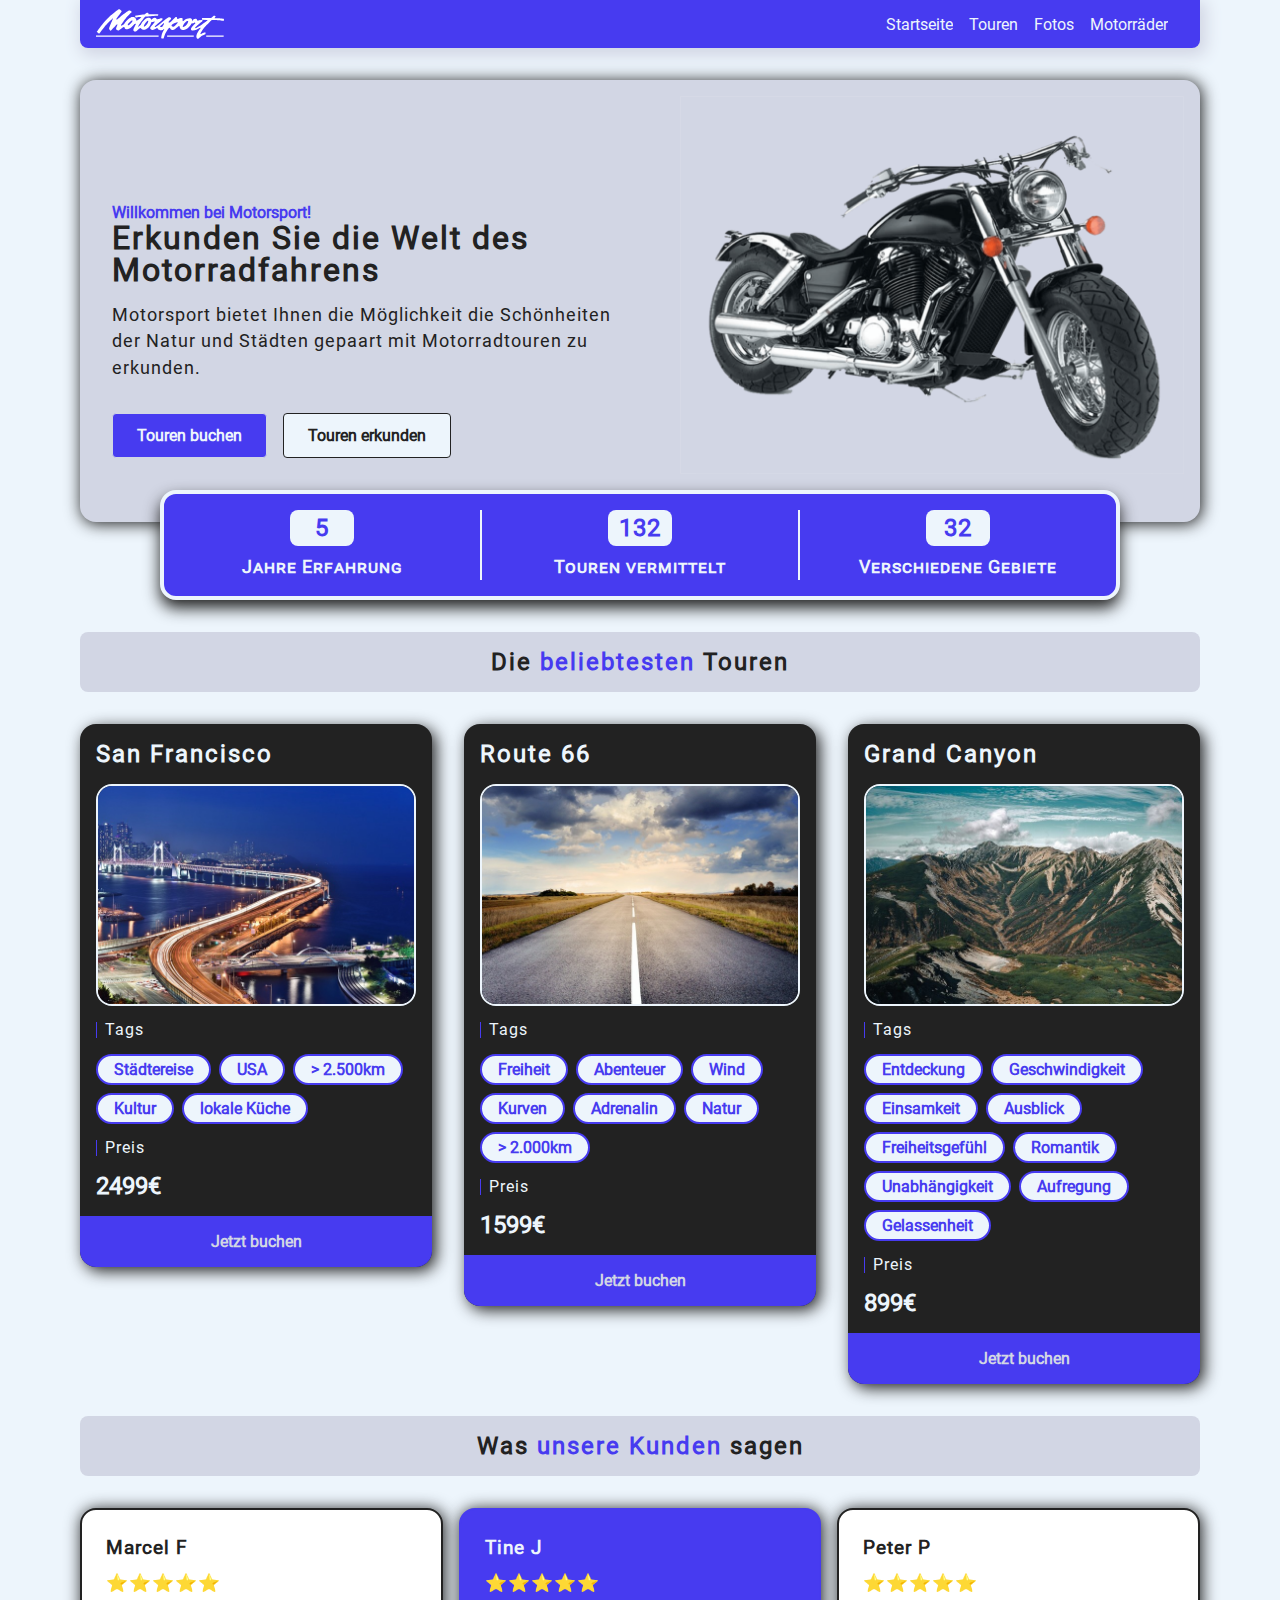
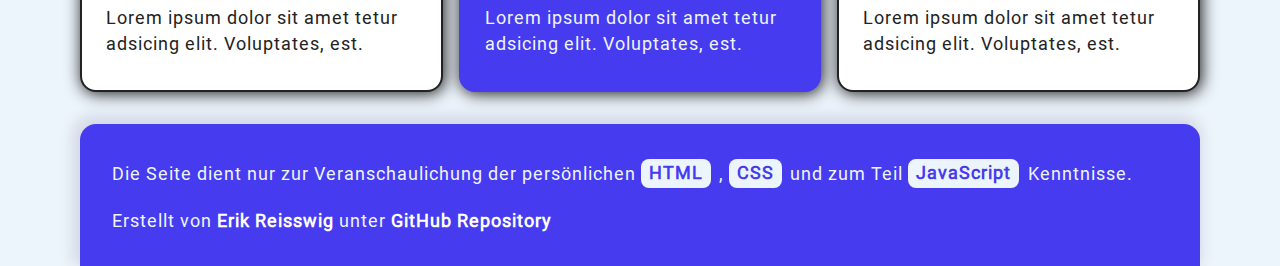
<file: src/index.html>
<!DOCTYPE html>
<html lang="de">
  <head>
    <meta charset="UTF-8" />
    <meta name="viewport" content="width=device-width, initial-scale=1.0" />
    <title>Motorsport</title>
    <link rel="stylesheet" href="./styles/index.css" />
    <link rel="stylesheet" href="./styles/header.css" />
    <link rel="stylesheet" href="./styles/index/index-section.css" />
    <link rel="stylesheet" href="./styles/index/index-main.css" />
    <link rel="stylesheet" href="./styles/footer.css" />
    <link rel="icon" href="./images/logo-smaller.svg" />
    <script src="./js/header.js" defer></script>
  </head>
  <body>
    <div class="container">
      <header>
        <a href="./index.html">
          <picture>
            <source
              media="(min-width: 60rem)"
              srcset="./images/logo-smaller.svg"
            />
            <img src="./images/logo-original.svg" alt="Logo" />
          </picture>
        </a>
        <div class="nav-icon">
          <div class="bar"></div>
          <div class="bar"></div>
          <div class="bar"></div>
        </div>
        <nav>
          <a href="./index.html">Startseite</a>
          <a href="./touren.html">Touren</a>
          <a href="./fotos.html">Fotos</a>
          <a href="./motorraeder.html">Motorräder</a>
        </nav>
      </header>
      <main>
        <div class="landing-container">
          <div class="image-container">
            <img src="./images/main640w.png" alt="Schwarzes Motorrad" />
          </div>
          <div class="text-container">
            <div class="header-text">
              <span>Willkommen bei Motorsport!</span>
              <h1>Erkunden Sie die Welt des Motorradfahrens</h1>
            </div>
            <p class="landing-text">
              Motorsport bietet Ihnen die Möglichkeit die Schönheiten der Natur
              und Städten gepaart mit Motorradtouren zu erkunden.
            </p>
            <div class="button-container">
              <a href="touren.html#predefined-tours" class="primary-btn btn">Touren buchen</a>
              <a href="fotos.html" class="secondary-btn btn">Touren erkunden</a>
            </div>
          </div>
        </div>
        <div class="statistiken">
          <h2 class="main-heading">Warum Sie <span>unsere Touren</span> buchen sollten</h2>
          <div class="statistik-container">
            <div class="single-statistik">
              <p class="statistik-number">5</p>
              <p class="statistik-text">Jahre Erfahrung</p>
            </div>
            <hr />
            <div class="single-statistik">
              <p class="statistik-number">132</p>
              <p class="statistik-text">Touren vermittelt</p>
            </div>
            <hr />
            <div class="single-statistik">
              <p class="statistik-number">32</p>
              <p class="statistik-text">Verschiedene Gebiete</p>
            </div>
          </div>
        </div>
        <div class="touren">
          <h2 class="main-heading">Die <span>beliebtesten</span> Touren</h2>
          <div class="touren-container">
            <div class="single-tour">
              <h2>San Francisco</h2>
              <img
                src="./images/touren-3-640w440h.jpg"
                alt="Stark beleuchtete Autobahnbrücke umhüllt von Wasser"
              />
              <div>
                <p>Tags</p>
                <div>
                  <span>Städtereise</span>
                  <span>USA</span>
                  <span>> 2.500km</span>
                  <span>Kultur</span>
                  <span>lokale Küche</span>
                </div>
                <p>Preis</p>
                <span>2499€</span>
              </div>
              <button type="button">Jetzt buchen</button>
            </div>
            <div class="single-tour">
              <h2>Route 66</h2>
              <img
                src="./images/touren-1-640w440h.jpg"
                alt="Landschaftsstraße mit Feldern an den Seiten und Sonnenschein im Himmel"
              />
              <div>
                <p>Tags</p>
                <div>
                  <span>Freiheit</span>
                  <span>Abenteuer</span>
                  <span>Wind</span>
                  <span>Kurven</span>
                  <span>Adrenalin</span>
                  <span>Natur</span>
                  <span>> 2.000km</span>
                </div>
                <p>Preis</p>
                <span>1599€</span>
              </div>
              <button type="button">Jetzt buchen</button>
            </div>
            <div class="single-tour">
              <h2>Grand Canyon</h2>
              <img
                src="./images/touren-2-640w440h.jpg"
                alt="Berge mit vielen grünen Aspekten und Wolken im Himmel"
              />
              <div>
                <p>Tags</p>
                <div>
                  <span>Entdeckung</span>
                  <span>Geschwindigkeit</span>
                  <span>Einsamkeit</span>
                  <span>Ausblick</span>
                  <span>Freiheitsgefühl</span>
                  <span>Romantik</span>
                  <span>Unabhängigkeit</span>
                  <span>Aufregung</span>
                  <span>Gelassenheit</span>
                </div>
                <p>Preis</p>
                <span>899€</span>
              </div>
              <button type="button">Jetzt buchen</button>
            </div>
          </div>
        </div>
        <div class="bewertungen">
          <h2 class="main-heading">Was <span>unsere Kunden</span> sagen</h2>
          <div class="bewertung-container">
            <div class="single-bewertung outline">
              <p class="bewertung-name">Marcel F</p>
              <p class="bewertung-stars">⭐⭐⭐⭐⭐</p>
              <p class="bewertung-text">
                Lorem ipsum dolor sit amet tetur adsicing elit. Voluptates, est.
              </p>
            </div>
            <div class="single-bewertung fill">
              <p class="bewertung-name">Tine J</p>
              <p class="bewertung-stars">⭐⭐⭐⭐⭐</p>
              <p class="bewertung-text">
                Lorem ipsum dolor sit amet tetur adsicing elit. Voluptates, est.
              </p>
            </div>
            <div class="single-bewertung outline">
              <p class="bewertung-name">Peter P</p>
              <p class="bewertung-stars">⭐⭐⭐⭐⭐</p>
              <p class="bewertung-text">
                Lorem ipsum dolor sit amet tetur adsicing elit. Voluptates, est.
              </p>
            </div>
          </div>
        </div>
      </main>
      <footer>
        <p>
          Die Seite dient nur zur Veranschaulichung der persönlichen
          <code>HTML</code> , <code>CSS</code> und zum Teil
          <code>JavaScript</code> Kenntnisse.
        </p>
        <p>
          Erstellt von
          <a href="https://github.com/erikrei">Erik Reisswig</a> unter
          <a href="https://github.com/erikrei/static_motorrad"
            >GitHub Repository</a
          >
        </p>
      </footer>
    </div>
  </body>
</html>
</file>
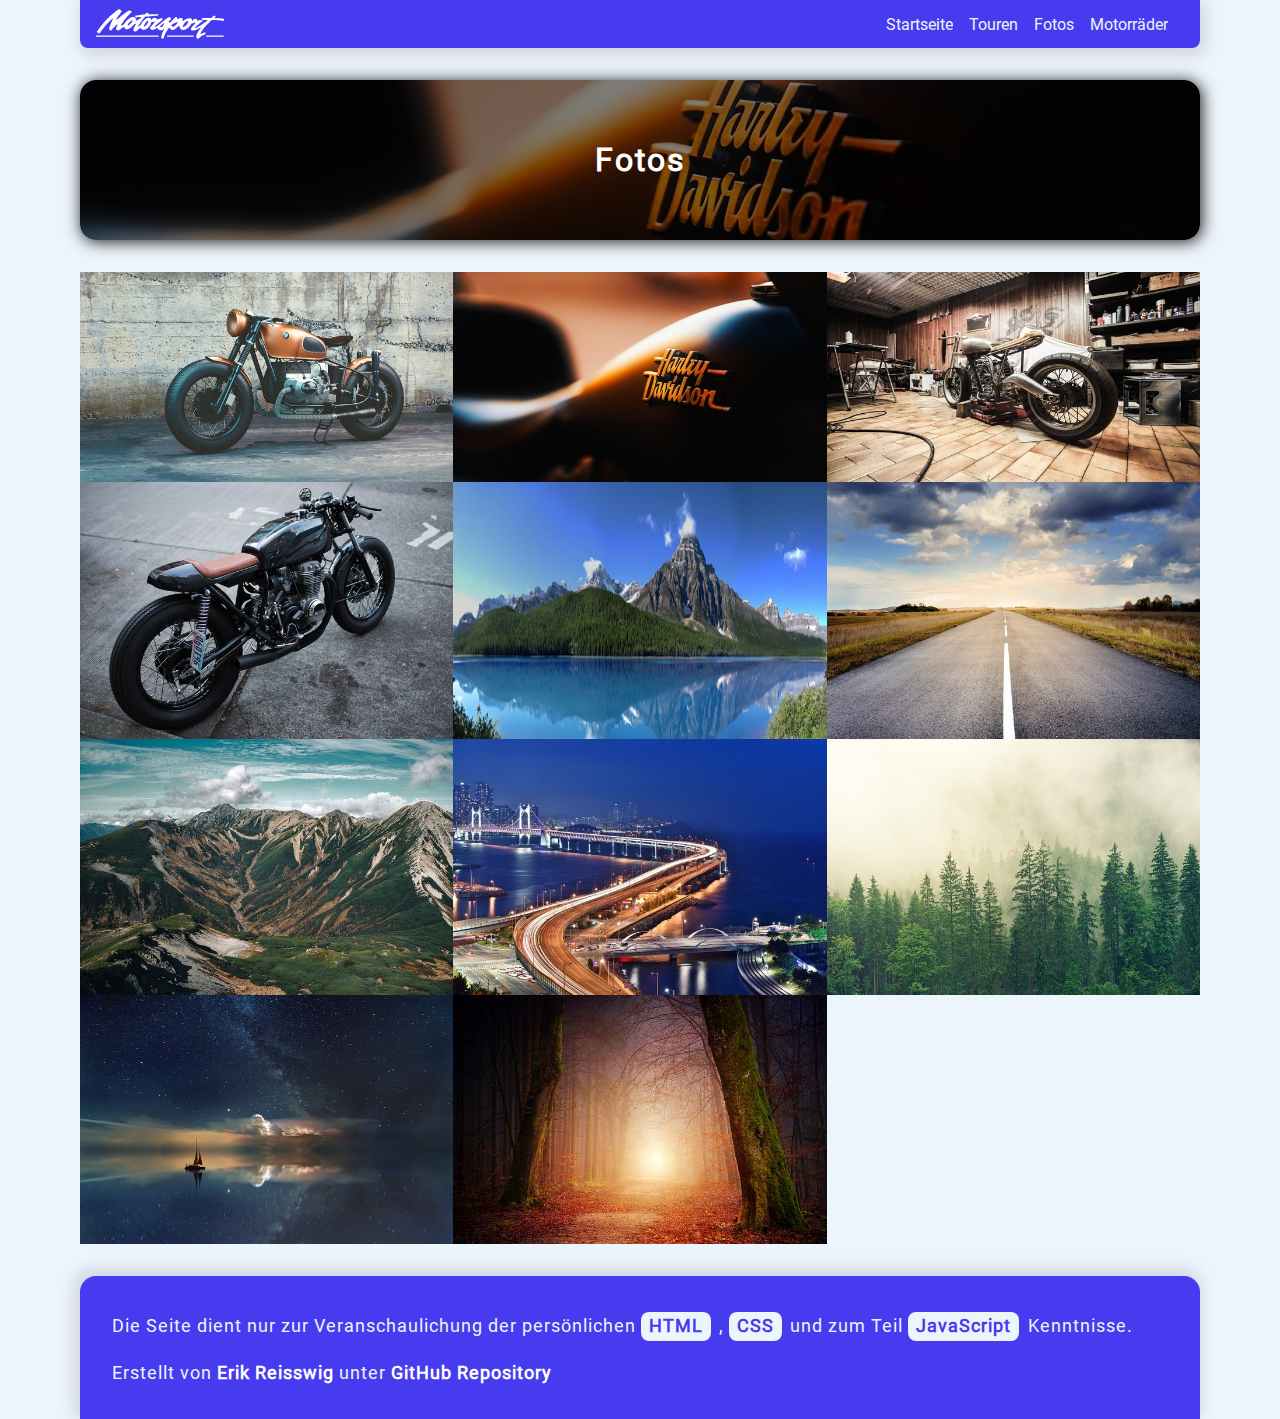
<file: src/fotos.html>
<!DOCTYPE html>
<html lang="de">
  <head>
    <meta charset="UTF-8" />
    <meta name="viewport" content="width=device-width, initial-scale=1.0" />
    <title>Motorsport | Fotos</title>
    <link rel="icon" href="./images/logo-smaller.svg" />
    <link rel="stylesheet" href="./styles/index.css" />
    <link rel="stylesheet" href="./styles/header.css" />
    <link rel="stylesheet" href="./styles/fotos/fotos-main.css" />
    <link rel="stylesheet" href="./styles/diashow.css" />
    <link rel="stylesheet" href="./styles/footer.css" />
    <script src="./js/header.js" defer></script>
    <script src="./js/diashow.js" defer></script>
  </head>
  <body>
    <div class="container">
      <header>
        <a href="./index.html">
          <picture>
            <source
              media="(min-width: 60rem)"
              srcset="./images/logo-smaller.svg"
            />
            <img src="./images/logo-original.svg" alt="Logo" />
          </picture>
        </a>
        <div class="nav-icon">
          <div class="bar"></div>
          <div class="bar"></div>
          <div class="bar"></div>
        </div>
        <nav>
          <a href="./index.html">Startseite</a>
          <a href="./touren.html">Touren</a>
          <a href="./fotos.html">Fotos</a>
          <a href="./motorraeder.html">Motorräder</a>
        </nav>
      </header>
      <section>
        <div class="hero-section">
          <picture>
            <source
              media="(min-width: 40rem)"
              srcset="./images/slide-2-1280w.jpg"
            />
            <img
              src="./images/slide-2-640w360h.jpg"
              alt="Zoom auf Motorrad von einer Harley Davidson"
            />
          </picture>
          <h1>Fotos</h1>
        </div>
      </section>
      <main>
        <div class="img-container">
          <img
            src="./images/slide-1-640w360h.jpg"
            alt="Motorrad auf Asphalt und vor einer Wand"
          />
          <img
            src="./images/slide-2-640w360h.jpg"
            alt="Zoom auf Motorrad von einer Harley Davidson"
          />
          <img
            src="./images/slide-3-640w360h.jpg"
            alt="Motorrad, das in einer Werkstatt steht"
          />
          <img
            src="./images/main-1-640wx438h.jpg"
            alt="Bild eines Motorrads, das auf der Straße steht"
          />
          <img
            src="./images/touren-einleitung-640w227h.jpg"
            alt="Motorradfahrer auf einer Wiese vor einem Wald"
          />
          <img
            src="./images/touren-1-640w440h.jpg"
            alt="Landschaftsstraße mit Feldern an den Seiten und Sonnenschein im Himmel"
          />
          <img
            src="./images/touren-2-640w440h.jpg"
            alt="Berge mit offenem Himmel und dichten Wolken"
          />
          <img
            src="./images/touren-3-640w440h.jpg"
            alt="Stark beleuchtete Autobahnbrücke umhüllt von Wasser"
          />
          <img
            src="./images/touren-4-640w.jpg"
            alt="Dichter Nebel über einem Wald"
          />
          <img
            src="./images/touren-5-640w.jpg"
            alt="Ein Schiff auf einem Meer, das wie der Weltraum aussieht"
          />
          <img
            src="./images/touren-6-640w.jpg"
            alt="Ein Weg in einem Wald im Herbst, in dem ein helles Licht scheint"
          />
        </div>
      </main>
      <footer>
        <p>
          Die Seite dient nur zur Veranschaulichung der persönlichen
          <code>HTML</code> , <code>CSS</code> und zum Teil
          <code>JavaScript</code> Kenntnisse.
        </p>
        <p>
          Erstellt von
          <a href="https://github.com/erikrei">Erik Reisswig</a> unter
          <a href="https://github.com/erikrei/static_motorrad"
            >GitHub Repository</a
          >
        </p>
      </footer>
    </div>
  </body>
</html>
</file>
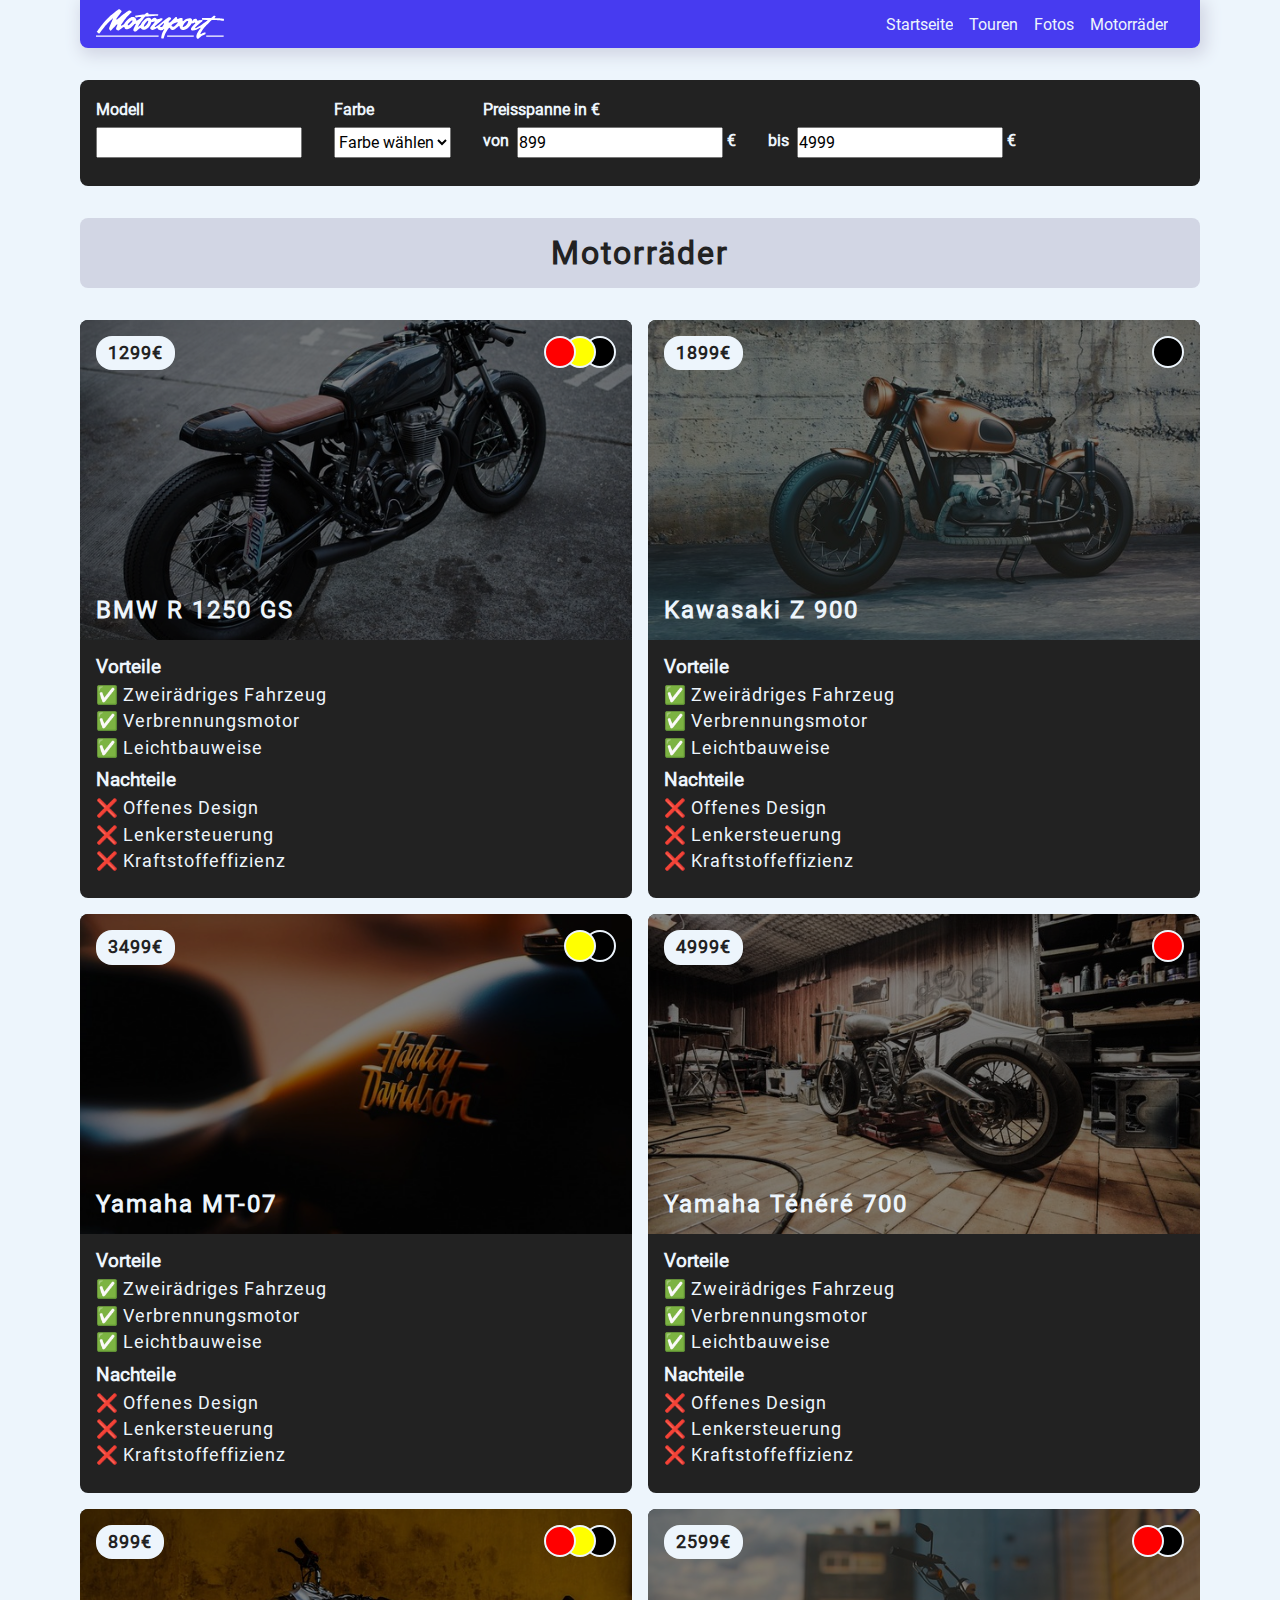
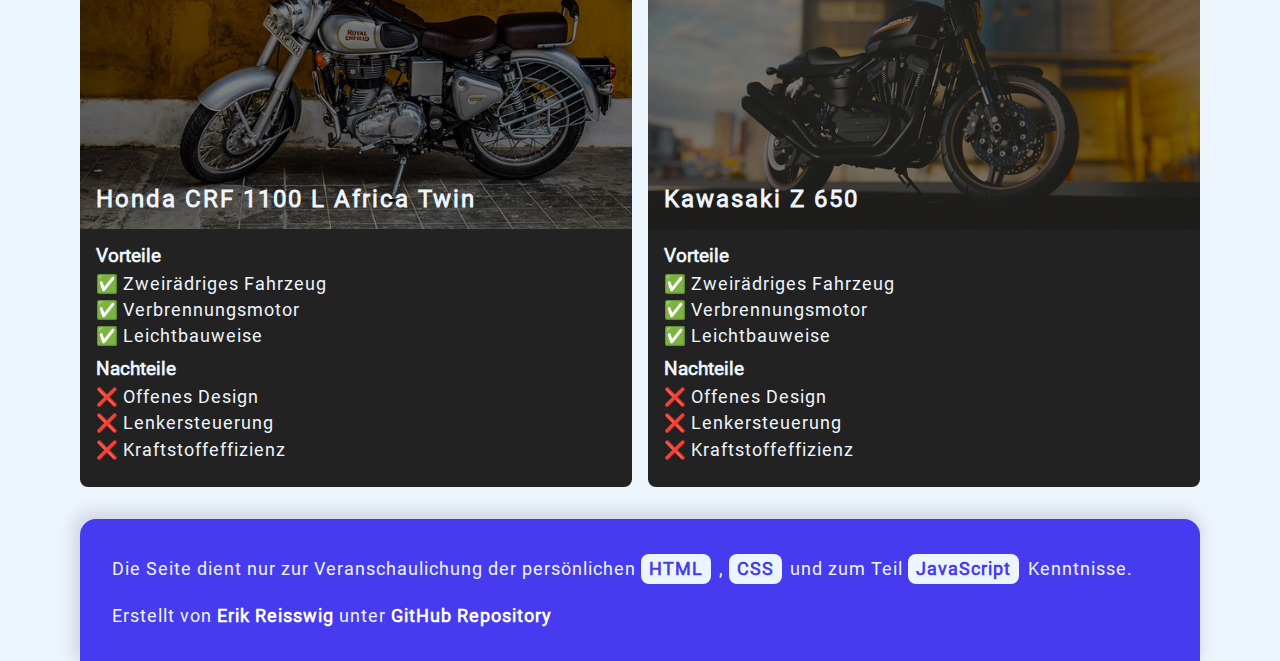
<file: src/motorraeder.html>
<!DOCTYPE html>
<html lang="en">
  <head>
    <meta charset="UTF-8" />
    <meta name="viewport" content="width=device-width, initial-scale=1.0" />
    <title>Motorsport | Motorräder</title>
    <link rel="stylesheet" href="./styles/index.css" />
    <link rel="stylesheet" href="./styles/header.css" />
    <link rel="stylesheet" href="./styles/motorraeder/motorraeder-main.css" />
    <link rel="stylesheet" href="./styles/footer.css" />
    <script src="./js/header.js" defer></script>
    <script src="./js/filter.js" defer></script>
  </head>
  <body>
    <div class="container">
      <header>
        <a href="./index.html">
          <picture>
            <source
              media="(min-width: 60rem)"
              srcset="./images/logo-smaller.svg"
            />
            <img src="./images/logo-original.svg" alt="Logo" />
          </picture>
        </a>
        <div class="nav-icon">
          <div class="bar"></div>
          <div class="bar"></div>
          <div class="bar"></div>
        </div>
        <nav>
          <a href="./index.html">Startseite</a>
          <a href="./touren.html">Touren</a>
          <a href="./fotos.html">Fotos</a>
          <a href="./motorraeder.html">Motorräder</a>
        </nav>
      </header>
      <main>
        <section class="filter">
          <div class="input-container">
            <label for="modell">Modell</label>
            <input type="text" id="modell" class="input-event" />
          </div>
          <hr />
          <div class="input-container">
            <label for="farbe">Farbe</label>
            <select name="farbe" id="farbe" class="input-event">
              <option value="">Farbe wählen</option>
              <option value="rot">rot</option>
              <option value="gelb">gelb</option>
              <option value="schwarz">schwarz</option>
            </select>
          </div>
          <hr />
          <div class="input-container">
            <span>Preisspanne in €</span>
            <div class="input-container-2-inputs">
              <div class="input-container">
                <label for="preisspanne-von">von</label>
                <input
                  type="number"
                  id="preisspanne-von"
                  min="0"
                  class="input-event"
                />
                <span>€</span>
              </div>
              <div class="input-container">
                <label for="preisspanne-bis">bis</label>
                <input
                  type="number"
                  id="preisspanne-bis"
                  min="0"
                  class="input-event"
                />
                <span>€</span>
              </div>
            </div>
          </div>
        </section>
        <h1 class="main-heading">Motorräder</h1>
        <section class="content">
          <article>
            <div class="head-content">
              <img
                src="./images/main-1-640wx438h.jpg"
                alt="Bild eines Motorrads, das auf der Straße steht"
              />
              <h2>BMW R 1250 GS</h2>
              <div class="farben-content">
                <div class="rot"></div>
                <div class="gelb"></div>
                <div class="schwarz"></div>
              </div>
              <p class="preis">1299€</p>
            </div>
            <div class="main-content">
              <div class="content-text vorteile">
                <h3>Vorteile</h3>
                <p>Zweirädriges Fahrzeug</p>
                <p>Verbrennungsmotor</p>
                <p>Leichtbauweise</p>
              </div>
              <div class="content-text nachteile">
                <h3>Nachteile</h3>
                <p>Offenes Design</p>
                <p>Lenkersteuerung</p>
                <p>Kraftstoffeffizienz</p>
              </div>
            </div>
          </article>
          <article>
            <div class="head-content">
              <img src="./images/slide-1-640w360h.jpg" alt="" />
              <h2>Kawasaki Z 900</h2>
              <div class="farben-content">
                <div class="schwarz"></div>
              </div>
              <p class="preis">1899€</p>
            </div>
            <div class="main-content">
              <div class="content-text vorteile">
                <h3>Vorteile</h3>
                <p>Zweirädriges Fahrzeug</p>
                <p>Verbrennungsmotor</p>
                <p>Leichtbauweise</p>
              </div>
              <div class="content-text nachteile">
                <h3>Nachteile</h3>
                <p>Offenes Design</p>
                <p>Lenkersteuerung</p>
                <p>Kraftstoffeffizienz</p>
              </div>
            </div>
          </article>
          <article>
            <div class="head-content">
              <img
                src="./images/slide-2-640w360h.jpg"
                alt="Zoom auf Motorrad von einer Harley Davidson"
              />
              <h2>Yamaha MT-07</h2>
              <div class="farben-content">
                <div class="gelb"></div>
                <div class="schwarz"></div>
              </div>
              <p class="preis">3499€</p>
            </div>
            <div class="main-content">
              <div class="content-text vorteile">
                <h3>Vorteile</h3>
                <p>Zweirädriges Fahrzeug</p>
                <p>Verbrennungsmotor</p>
                <p>Leichtbauweise</p>
              </div>
              <div class="content-text nachteile">
                <h3>Nachteile</h3>
                <p>Offenes Design</p>
                <p>Lenkersteuerung</p>
                <p>Kraftstoffeffizienz</p>
              </div>
            </div>
          </article>
          <article>
            <div class="head-content">
              <img
                src="./images/slide-3-640w360h.jpg"
                alt="Motorrad, das in einer Werkstatt steht"
              />
              <h2>Yamaha Ténéré 700</h2>
              <div class="farben-content">
                <div class="rot"></div>
              </div>
              <p class="preis">4999€</p>
            </div>
            <div class="main-content">
              <div class="content-text vorteile">
                <h3>Vorteile</h3>
                <p>Zweirädriges Fahrzeug</p>
                <p>Verbrennungsmotor</p>
                <p>Leichtbauweise</p>
              </div>
              <div class="content-text nachteile">
                <h3>Nachteile</h3>
                <p>Offenes Design</p>
                <p>Lenkersteuerung</p>
                <p>Kraftstoffeffizienz</p>
              </div>
            </div>
          </article>
          <article>
            <div class="head-content">
              <img
                src="./images/motorrad-1-640w432h.jpg"
                alt="Ein Motorrad von Royal Enfield steht vor einer gelben Wand"
              />
              <h2>Honda CRF 1100 L Africa Twin</h2>
              <div class="farben-content">
                <div class="rot"></div>
                <div class="gelb"></div>
                <div class="schwarz"></div>
              </div>
              <p class="preis">899€</p>
            </div>
            <div class="main-content">
              <div class="content-text vorteile">
                <h3>Vorteile</h3>
                <p>Zweirädriges Fahrzeug</p>
                <p>Verbrennungsmotor</p>
                <p>Leichtbauweise</p>
              </div>
              <div class="content-text nachteile">
                <h3>Nachteile</h3>
                <p>Offenes Design</p>
                <p>Lenkersteuerung</p>
                <p>Kraftstoffeffizienz</p>
              </div>
            </div>
          </article>
          <article>
            <div class="head-content">
              <img
                src="./images/motorrad-2-640w360h.jpg"
                alt="Ein schwarzes Motorrad steht vor Hochhäusern auf der Straße und wird von unten fotografiert"
              />
              <h2>Kawasaki Z 650</h2>
              <div class="farben-content">
                <div class="rot"></div>
                <div class="schwarz"></div>
              </div>
              <p class="preis">2599€</p>
            </div>
            <div class="main-content">
              <div class="content-text vorteile">
                <h3>Vorteile</h3>
                <p>Zweirädriges Fahrzeug</p>
                <p>Verbrennungsmotor</p>
                <p>Leichtbauweise</p>
              </div>
              <div class="content-text nachteile">
                <h3>Nachteile</h3>
                <p>Offenes Design</p>
                <p>Lenkersteuerung</p>
                <p>Kraftstoffeffizienz</p>
              </div>
            </div>
          </article>
        </section>
        <p class="error d-none">
          Keine Ergebnisse mit angegebenen Filtern gefunden.
        </p>
      </main>
      <footer>
        <p>
          Die Seite dient nur zur Veranschaulichung der persönlichen
          <code>HTML</code> , <code>CSS</code> und zum Teil
          <code>JavaScript</code> Kenntnisse.
        </p>
        <p>
          Erstellt von
          <a href="https://github.com/erikrei">Erik Reisswig</a> unter
          <a href="https://github.com/erikrei/static_motorrad"
            >GitHub Repository</a
          >
        </p>
      </footer>
    </div>
  </body>
</html>
</file>
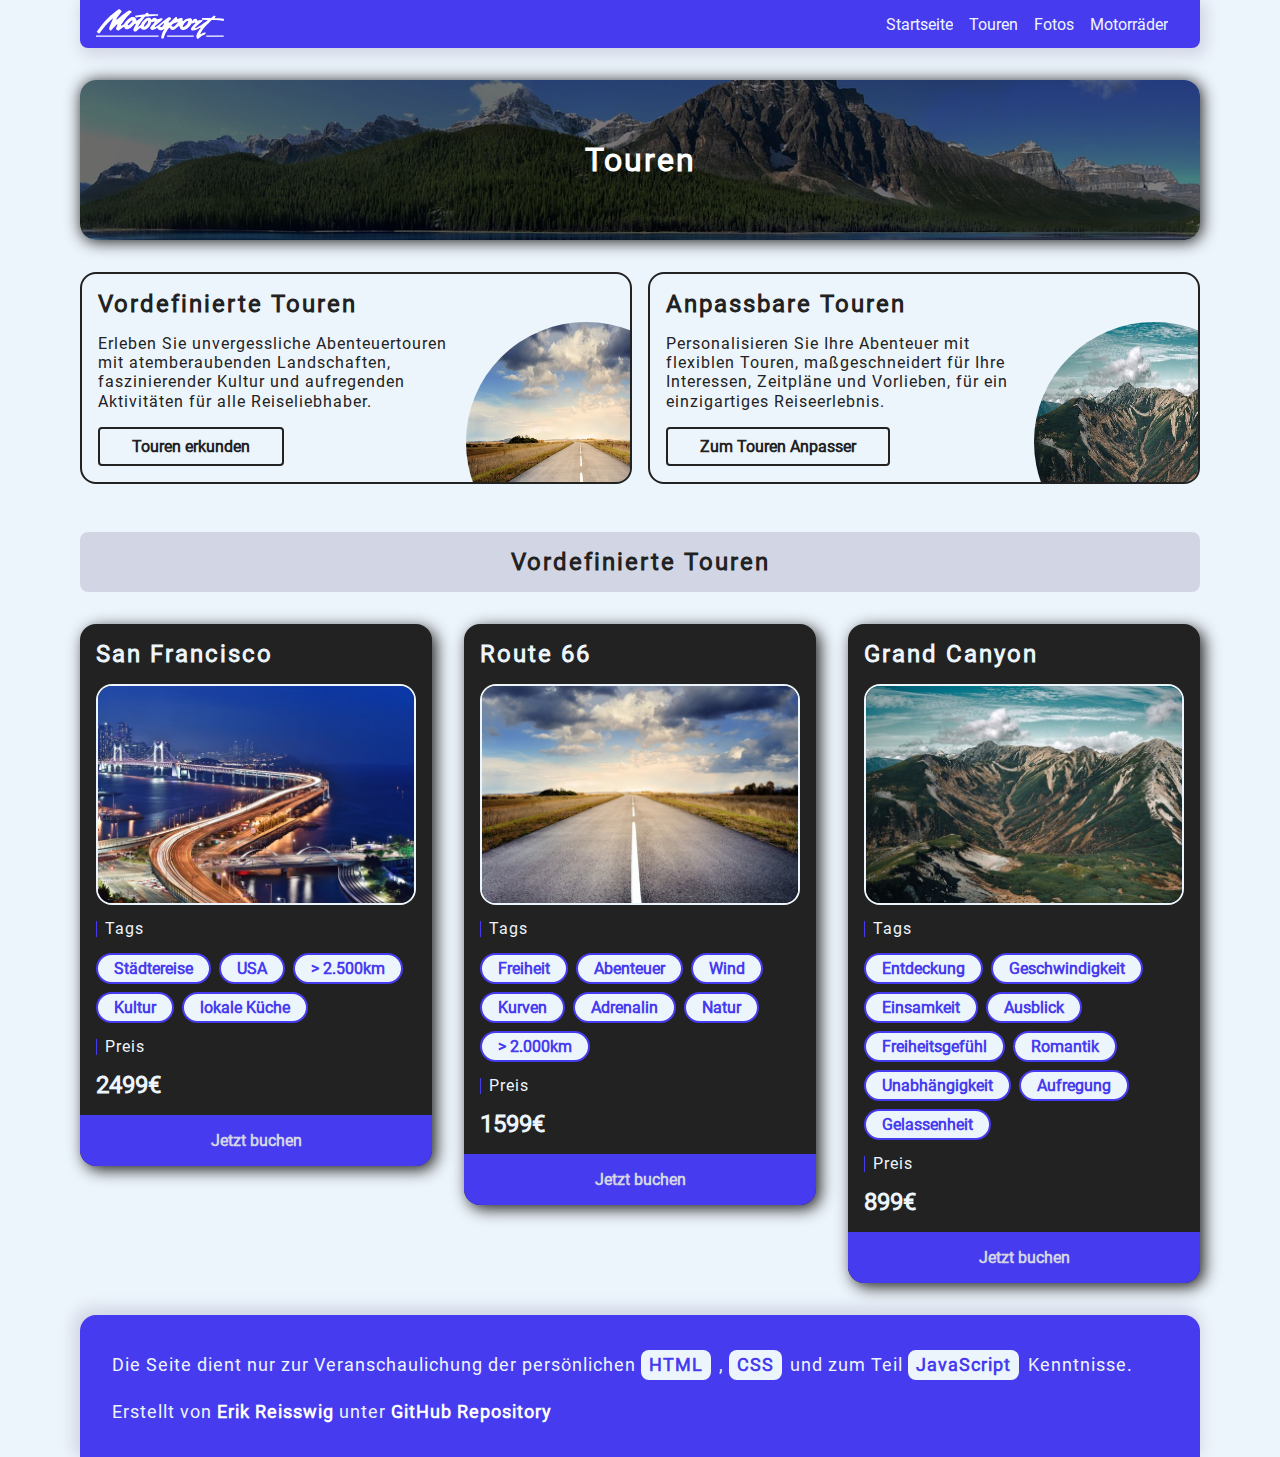
<file: src/touren.html>
<!DOCTYPE html>
<html lang="de">
  <head>
    <meta charset="UTF-8" />
    <meta name="viewport" content="width=device-width, initial-scale=1.0" />
    <title>Motorsport | Touren</title>
    <link rel="stylesheet" href="./styles/index.css" />
    <link rel="stylesheet" href="./styles/header.css" />
    <link rel="stylesheet" href="./styles/touren/touren-section.css" />
    <link rel="stylesheet" href="./styles/touren/touren-main.css" />
    <link rel="stylesheet" href="./styles/anpasser.css" />
    <link rel="stylesheet" href="./styles/footer.css" />
    <link rel="stylesheet" href="./styles/diashow.css" />
    <link rel="icon" href="./images/logo-smaller.svg" />
    <script src="./js/header.js" defer></script>
    <script src="./js/anpasser.js" defer></script>
  </head>
  <body>
    <div class="container">
      <header>
        <a href="./index.html">
          <picture>
            <source
              media="(min-width: 60rem)"
              srcset="./images/logo-smaller.svg"
            />
            <img src="./images/logo-original.svg" alt="Logo" />
          </picture>
        </a>
        <div class="nav-icon">
          <div class="bar"></div>
          <div class="bar"></div>
          <div class="bar"></div>
        </div>
        <nav>
          <a href="./index.html">Startseite</a>
          <a href="./touren.html">Touren</a>
          <a href="./fotos.html">Fotos</a>
          <a href="./motorraeder.html">Motorräder</a>
        </nav>
      </header>
      <section>
        <div class="hero-section">
          <picture>
            <source
              media="(min-width: 40rem)"
              srcset="./images/touren-einleitung-1280w.jpg"
            />
            <img
              src="./images/touren-einleitung-640w227h.jpg"
              alt="Motorradfahrer auf einer Wiese vor einem Wald"
            />
          </picture>
          <h1>Touren</h1>
        </div>
        <div class="section-cards">
          <div class="card">
            <img
              class="card-background"
              src="./images/touren-1-640w440h.jpg"
              alt="Landschaftsstraße mit Feldern an den Seiten und Sonnenschein im Himmel"
            />
            <div class="card-text">
              <h2>Vordefinierte Touren</h2>
              <p>
                Erleben Sie unvergessliche Abenteuertouren mit atemberaubenden
                Landschaften, faszinierender Kultur und aufregenden Aktivitäten
                für alle Reiseliebhaber.
              </p>
              <a href="#predefined-tours">Touren erkunden</a>
            </div>
          </div>
          <div class="card">
            <img
              class="card-background"
              src="./images/touren-2-640w440h.jpg"
              alt="Berge mit vielen grünen Aspekten und Wolken im Himmel"
            />
            <div class="card-text">
              <h2>Anpassbare Touren</h2>
              <p>
                Personalisieren Sie Ihre Abenteuer mit flexiblen Touren,
                maßgeschneidert für Ihre Interessen, Zeitpläne und Vorlieben,
                für ein einzigartiges Reiseerlebnis.
              </p>
              <a id="customize-button">Zum Touren Anpasser</a>
            </div>
          </div>
        </div>
      </section>
      <main>
        <div class="touren" id="predefined-tours">
          <h2 class="main-heading">Vordefinierte Touren</h2>
          <div class="touren-container">
            <div class="single-tour">
              <h2>San Francisco</h2>
              <img
                src="./images/touren-3-640w440h.jpg"
                alt="Stark beleuchtete Autobahnbrücke umhüllt von Wasser"
              />
              <div>
                <p>Tags</p>
                <div>
                  <span>Städtereise</span>
                  <span>USA</span>
                  <span>> 2.500km</span>
                  <span>Kultur</span>
                  <span>lokale Küche</span>
                </div>
                <p>Preis</p>
                <span>2499€</span>
              </div>
              <button type="button">Jetzt buchen</button>
            </div>
            <div class="single-tour">
              <h2>Route 66</h2>
              <img
                src="./images/touren-1-640w440h.jpg"
                alt="Landschaftsstraße mit Feldern an den Seiten und Sonnenschein im Himmel"
              />
              <div>
                <p>Tags</p>
                <div>
                  <span>Freiheit</span>
                  <span>Abenteuer</span>
                  <span>Wind</span>
                  <span>Kurven</span>
                  <span>Adrenalin</span>
                  <span>Natur</span>
                  <span>> 2.000km</span>
                </div>
                <p>Preis</p>
                <span>1599€</span>
              </div>
              <button type="button">Jetzt buchen</button>
            </div>
            <div class="single-tour">
              <h2>Grand Canyon</h2>
              <img
                src="./images/touren-2-640w440h.jpg"
                alt="Berge mit vielen grünen Aspekten und Wolken im Himmel"
              />
              <div>
                <p>Tags</p>
                <div>
                  <span>Entdeckung</span>
                  <span>Geschwindigkeit</span>
                  <span>Einsamkeit</span>
                  <span>Ausblick</span>
                  <span>Freiheitsgefühl</span>
                  <span>Romantik</span>
                  <span>Unabhängigkeit</span>
                  <span>Aufregung</span>
                  <span>Gelassenheit</span>
                </div>
                <p>Preis</p>
                <span>899€</span>
              </div>
              <button type="button">Jetzt buchen</button>
            </div>
          </div>
        </div>
      </main>
      <footer>
        <p>
          Die Seite dient nur zur Veranschaulichung der persönlichen
          <code>HTML</code> , <code>CSS</code> und zum Teil
          <code>JavaScript</code> Kenntnisse.
        </p>
        <p>
          Erstellt von
          <a href="https://github.com/erikrei">Erik Reisswig</a> unter
          <a href="https://github.com/erikrei/static_motorrad"
            >GitHub Repository</a
          >
        </p>
      </footer>
      <div id="full-size-layer">
        <div class="layer-header">
          <h2>Tour anpassen</h2>
          <svg xmlns="http://www.w3.org/2000/svg" viewBox="0 0 384 512">
            <!--!
            Font Awesome Pro 6.4.2 by @fontawesome - https://fontawesome.com License -
            https://fontawesome.com/license (Commercial License) Copyright 2023 Fonticons, Inc. -->
            <path
              d="M342.6 150.6c12.5-12.5 12.5-32.8 0-45.3s-32.8-12.5-45.3 0L192 210.7 86.6 105.4c-12.5-12.5-32.8-12.5-45.3 0s-12.5 32.8 0 45.3L146.7 256 41.4 361.4c-12.5 12.5-12.5 32.8 0 45.3s32.8 12.5 45.3 0L192 301.3 297.4 406.6c12.5 12.5 32.8 12.5 45.3 0s12.5-32.8 0-45.3L237.3 256 342.6 150.6z"
            />
          </svg>
        </div>
        <div class="layer-choice" data-show="true">
          <h3>Art der Tour</h3>
          <div class="layer-choices">
            <span>Landschaftstour</span>
            <span>Städtetour</span>
          </div>
        </div>
        <div class="layer-choice">
          <h3>Landschaftsart</h3>
          <div class="layer-choices">
            <span>Gebirge</span>
            <span>Wüste</span>
            <span>Küsten</span>
            <span>Flüsse</span>
            <span>Wälder</span>
          </div>
        </div>
        <div class="layer-choice">
          <h3>Städteauswahl</h3>
          <div class="layer-choices">
            <span>Berlin</span>
            <span>Kalifornien</span>
            <span>Madrid</span>
            <span>Paris</span>
            <span>Amsterdam</span>
          </div>
        </div>
        <div class="layer-choice">
          <h3>Kilometeranzahl</h3>
          <div class="layer-choices">
            <span>100 bis 200 km</span>
            <span>200 bis 500 km</span>
            <span>500 bis 1000 km</span>
            <span>1000 bis 2000 km</span>
          </div>
        </div>
        <div class="layer-summary" data-show>
          <div class="summary-list">
            <p>Zusammenfassung</p>
            <ul></ul>
          </div>
          <p>Gesamtpreis <span id="price">0 €</span></p>
        </div>
      </div>
    </div>
  </body>
</html>
</file>
<file: src/styles/index.css>
/* Fonts - Roboto */

@font-face {
    font-family: "Roboto";
    src: url(../fonts/Roboto-Regular.ttf);
}

/* Generelle Einstellungen */

*,
*::before,
*::after {
    margin: 0;
    padding: 0;
    box-sizing: border-box;
    font-family: "Roboto";
    scroll-behavior: smooth;
}

img {
    max-width: 100%;
    display: block;
}

body {
    background-color: var(--secondary-color);
}

.container {
    max-width: 70rem;
    margin: 0 auto;
}

h1 {
    font-size: 2rem;
}

h2 {
    font-size: 1.5rem;
}

h1,
h2 {
    letter-spacing: 2px;
    text-align: center;
}

h1.main-heading,
h2.main-heading {
    color: var(--main-black);
    padding: 1rem 0rem;
    background-color: var(--shadow-color);
    border-radius: 0.5rem;
}

p,
ul li {
    letter-spacing: 1px;
    line-height: 1.5;
    margin-bottom: 1rem;
    font-size: 1.1rem;
}

a {
    text-decoration: none;
}

/* Variablen */

:root {
    --primary-color: #473bf0;
    --secondary-color: #edf5fc;
    --shadow-color: #d2d6e4;
    --main-black: #222;
    --primary-color-rgb: 71, 59, 240;
    --secondary-color-rgb: 237, 245, 252;
    --main-black-rgb: 34, 34, 34;
    --primary-color-hover: #3930bf;
    --hero-section-margin-top: 2rem;
    --hero-section-border-radius: 1rem;
    --hero-section-shadow: 0.1rem 0.1rem 1rem var(--main-black);
}


.touren {
    padding: 0 1rem 0 1rem;
    margin-bottom: 2rem;
}

.touren-container {
    margin-top: 2rem;
    display: flex;
    flex-direction: column;
    gap: 2rem;
    align-items: center;
}

.single-tour {
    display: flex;
    flex-direction: column;
    background-color: var(--main-black);
    border-radius: 1rem;
    box-shadow: .25rem .25rem 1rem var(--main-black);
    max-width: 40rem;
}

.single-tour > h2 {
    text-align: left;
    color: var(--secondary-color);
    padding: 1rem;
}

.single-tour > img {
    border-radius: 1rem;
    margin: 0 1rem;
    border: 2px solid var(--secondary-color);
}

.single-tour > div {
    padding: 1rem;
}

.single-tour > div > p {
    display: flex;
    align-items: center;
    color: var(--secondary-color);
    margin-bottom: 0;
    font-size: 1rem;
    line-height: 1;
}

.single-tour > div > p::before {
    content: "";
    background-color: var(--primary-color);
    width: .05rem;
    height: 1rem;
    display: inline-block;
    margin-right: .5rem;
}

.single-tour > div > div {
    margin: 1rem 0;
    display: flex;
    gap: .5rem;
    flex-flow: row wrap;
}

.single-tour > div > span {
    display: inline-block;
    margin-top: 1rem;
    color: var(--secondary-color);
    font-weight: bold;
    font-size: 1.5rem;
}

.single-tour > div > div > span {
    background-color: var(--secondary-color);
    color: var(--primary-color);
    border: 2px solid var(--primary-color);
    padding: .25rem 1rem;
    border-radius: 1rem;
    font-weight: bold;
}

.single-tour > div > div > span:hover {
    background-color: var(--primary-color);
    color: var(--secondary-color);
}

.single-tour > button {
    padding: 1rem;
    border-bottom-left-radius: 1rem;
    border-bottom-right-radius: 1rem;
    border: none;
    background-color: var(--primary-color);
    color: var(--shadow-color);
    font-weight: bold;
    font-size: 1rem;
}

.single-tour > button:hover {
    background-color: var(--primary-color-hover);
    cursor: pointer;
}

@media screen and (min-width: 60rem) {
    .touren-container {
        flex-direction: row;
        align-items: flex-start;
    }

    .single-tour {
        flex: 1;
    }
}

@media screen and (min-width: 71rem) {
    .touren {
        padding: 0;
    }
}
</file>
<file: src/styles/header.css>
header {
    padding: 0 1rem;
    display: flex;
    align-items: center;
    justify-content: space-between;
    background-color: var(--primary-color);
    height: 5rem;
}

nav {
    position: absolute;
    top: 5rem;
    left: 0;
    z-index: 1;
    display: flex;
    flex-direction: column;
    background-color: var(--primary-color);
    width: 100%;
    padding: 0 1rem;
}

nav.d-flex {
    padding-bottom: 1rem;
}

nav a {
    text-decoration: none;
    color: var(--secondary-color);
    transition: .5s height, .5s padding;
    height: 0rem;
    overflow: hidden;
    padding: 0;
}

nav.d-flex a {
    padding: 1rem 0;
    height: 3rem;
    transition: .5s height, .5s padding;
    display: flex;
    align-items: center;
    border-bottom: 1px solid var(--secondary-color);

}

.nav-icon {
    display: flex;
    flex-direction: column;
    justify-content: space-between;
    margin-right: 1rem;
    height: 1.5rem;
}

.nav-icon .bar {
    width: 2rem;
    height: 0.15rem;
    background-color: var(--secondary-color);
    transition:
        .2s height,
        .5s rotate,
        .5s transform-origin;
}

.nav-icon.active .bar:nth-child(1) {
    rotate: 45deg;
    transform-origin: top left;
}

.nav-icon.active .bar:nth-child(2) {
    height: 0;
}

.nav-icon.active .bar:nth-child(3) {
    rotate: -45deg;
    transform-origin: bottom left;
}

@media screen and (min-width: 60rem) {
    header {
        height: 3rem;
    }

    .nav-icon {
        display: none;
    }

    nav {
        flex-direction: row;
        position: static;
        width: auto;
        gap: 1rem;
    }

    nav a {
        height: auto;
    }

    nav a:hover {
        font-weight: bold;
    }
}

@media screen and (min-width: 71rem) {
    header {
        border-bottom-left-radius: .5rem;
        border-bottom-right-radius: .5rem;
        box-shadow: 0.2rem 0.3rem 1rem 0.2rem var(--shadow-color);
    }
}
</file>
<file: src/styles/index/index-section.css>
section {
    position: relative;
}

section article {
    position: relative;
    display: none;
}

article span.slide-image-text {
    position: absolute;
    display: block;
    width: 80%;
    top: 50%;
    left: 50%;
    transform: translate(-50%, -50%);
    text-align: center;
    color: var(--secondary-color);
    padding: 0.3em 1rem;
    font-weight: bold;
    line-height: 1.3;
    letter-spacing: 0.4rem;
    font-variant: small-caps;
    text-shadow: 0.1rem 0.1rem 1rem #99a1a6;
    font-size: clamp(1rem, 4vw, 3rem);
}

article picture {
    filter: drop-shadow(2px 4px 6px black) brightness(30%);
}

article.active {
    display: block;
}

.slide-btn {
    display: flex;
    position: absolute;
    top: 50%;
    transform: translateY(-50%);
    padding: 0.5rem;
    background-color: rgba(var(--secondary-color-rgb), 0.5);
    border-radius: 0.5rem;
}

.slide-btn svg {
    fill: var(--primary-color);
}

.slide-prev {
    margin-left: 0.5rem;
    left: 0;
}

.slide-next {
    margin-right: 0.5rem;
    right: 0;
}

.slide-choice {
    display: none;
}

@media screen and (min-width: 60rem) {
    section {
        margin-top: 1rem;
    }

    article img {
        border-radius: 1rem;
    }

    article span.slide-image-text {
        width: auto;
        /* font-size: 3rem; */
        border-radius: 1rem;
    }

    .slide-btn:hover {
        cursor: pointer;
        background-color: rgba(var(--secondary-color-rgb), 0.4);
    }

    .slide-btn svg {
        width: 1.5rem;
        height: 1.5rem;
    }

    .slide-choice {
        position: absolute;
        bottom: 5%;
        left: 50%;
        transform: translateX(-50%);
        display: flex;
    }

    .slide-bar {
        width: 2rem;
        height: 0.5rem;
        background-color: var(--secondary-color);
        box-shadow: 0 0 0.5rem var(--shadow-color);
        margin: 0rem 0.3rem;
        border-radius: 0.5rem;
    }

    .slide-bar.active {
        background-color: var(--primary-color);
    }

    .slide-bar:hover {
        cursor: pointer;
        background-color: rgba(var(--primary-color-rgb), 0.7);
    }

    .slide-bar.active:hover {
        background-color: var(--primary-color);
    }
}
</file>
<file: src/styles/index/index-main.css>
main > div {
    margin-bottom: 2rem;
}

h2 > span {
    color: var(--primary-color);
}

.landing-container {
    display: flex;
    flex-direction: column;
    align-items: center;
    gap: 1rem;
    padding: 1rem;
    background-color: var(--shadow-color);
    padding-bottom: 3rem;
    box-shadow: .1rem .1rem 1rem var(--main-black);
}

.image-container {
    display: flex;
    justify-content: center;
}

.text-container {
    padding: 1rem;
    color: var(--main-black);
}

.text-container > * {
    margin-bottom: 1rem;
}

.header-text > span {
    color: var(--primary-color);
    font-weight: bold;
}

.header-text > h1 {
    text-align: left;
    line-height: 2rem;
}

.button-container {
    margin-bottom: 0;
    padding-top: 1rem;
    display: flex;
    gap: 1rem;
}

.primary-btn {
    background-color: var(--primary-color);
    color: var(--secondary-color);
    border: 1px solid var(--shadow-color);
}

.primary-btn:hover {
    background-color: var(--primary-color-hover);
}

.secondary-btn {
    color: var(--main-black);
    background-color: var(--secondary-color);
    border: 1px solid var(--main-black);
}

.secondary-btn:hover {
    color: var(--secondary-color);
    background-color: var(--main-black);
}

.button-container > .btn {
    flex: 1 1 0px;
    text-align: center;
    padding: 0.75rem 0;
    border-radius: 0.25rem;
    font-weight: bold;
    transition:
        0.5s background-color,
        0.5s color;
}

.statistiken {
    padding: 0 1rem 0rem 1rem;
}

.statistik-container {
    display: flex;
    flex-direction: column;
    padding: 1rem;
    background-color: var(--primary-color);
    margin: 0 auto;
    margin-top: 2rem;
    border-radius: 0.5rem;
    box-shadow: 0 .5rem 1rem var(--main-black);
    max-width: 40rem;
}

.statistik-container > hr {
    margin: 1rem 0;
    border: 1px solid var(--secondary-color);
}

.single-statistik {
    display: flex;
    align-items: center;
    gap: 1rem;
}

.single-statistik > p {
    margin: 0;
}

.single-statistik > .statistik-number {
    display: flex;
    justify-content: center;
    align-items: center;
    background-color: var(--secondary-color);
    height: 4rem;
    width: 4rem;
    font-weight: bold;
    font-size: 1.5rem;
    color: var(--primary-color);
    border-radius: 0.5rem;
}

.single-statistik > .statistik-text {
    color: var(--secondary-color);
    font-variant: small-caps;
    font-weight: bold;
}

.bewertungen {
    padding: 0 1rem 0 1rem;
}

.bewertung-container {
    margin-top: 2rem;
    display: flex;
    flex-direction: column;
    align-items: center;
    gap: 1rem;
}

.single-bewertung {
    padding: 1.5rem;
    border-radius: 1rem;
    max-width: 40rem;
}

.outline {
    color: var(--main-black);
    border: 2px solid var(--main-black);
    background-color: white;
}

.fill {
    color: var(--secondary-color);
    background-color: var(--primary-color);
    border: 2px solid var(--primary-color);
}

.single-bewertung {
    box-shadow: .1rem .1rem 1rem var(--main-black);
}

.single-bewertung > p {
    margin-bottom: 0.5rem;
}

.single-bewertung > .bewertung-name {
    font-size: 1.2rem;
    font-weight: bold;
}


@media screen and (min-width: 60rem) {
    .landing-container {
        margin-bottom: 0;
        flex-direction: row;
        align-items: flex-end;
        gap: 3rem;
    }

    .landing-container > div {
        flex: 1;
    }

    .image-container {
        order: 1;
    }

    .button-container > .btn {
        flex: 0 1 auto;
        padding: 0.75rem 1.5rem;
    }

    .statistiken {
        padding: 0 5rem 0 5rem;
        margin-top: -2rem;
    }

    .statistiken > h2 {
        display: none;
    }

    .statistik-container {
        margin-top: 0;
        flex-direction: row;
        border: 0.25rem solid var(--secondary-color);
        border-radius: 1rem;
        max-width: 100%;
    }

    .statistik-container > hr {
        margin: 0 1rem;
    }

    .single-statistik {
        flex: 1;
        gap: 0.5rem;
        flex-direction: column;
    }

    .single-statistik > .statistik-number {
        height: auto;
    }

    .bewertung-container {
        flex-direction: row;
    }
}

@media screen and (min-width: 70rem) {
    .landing-container {
        margin-top: 2rem;
        border-radius: 1rem;
    }
}

@media screen and (min-width: 71rem) {
    .bewertungen {
        padding: 0;
    }
}
</file>
<file: src/styles/footer.css>
footer {
    padding: 1rem 2rem;
    margin-top: 2rem;
    color: var(--secondary-color);
    background-color: var(--primary-color);
}

footer p {
    color: inherit;
    margin: 1rem 0;
}

footer p code {
    display: inline-block;
    color: var(--primary-color);
    background-color: var(--secondary-color);
    font-weight: bold;
    padding: 0.1rem 0.5rem;
    border-radius: 0.5rem;
    margin: 0.2rem;
    margin-left: 0;
}

footer a {
    color: white;
    font-weight: bold;
    letter-spacing: 1px;
}

@media screen and (min-width: 60rem) {
    footer {
        border-top-right-radius: 1rem;
        border-top-left-radius: 1rem;
        box-shadow: -0.2rem -0.3rem 1rem 0.2rem var(--shadow-color);
    }
}
</file>
<file: src/styles/fotos/fotos-main.css>
section {
    margin-bottom: 2rem;
}

div.hero-section {
    position: relative;
}

div.hero-section > picture {
    filter: brightness(50%);
}

div.hero-section > picture > img {
    width: 100%;
    max-height: 10rem;
    object-fit: cover;
}

div.hero-section > h1 {
    position: absolute;
    top: 50%;
    left: 50%;
    transform: translate(-50%, -50%);
    color: white;
    animation: 1s linear 0s 1 mainTextAnimation;
}

@keyframes mainTextAnimation {
    0% {
        opacity: 0;
        top: 60%;
    }
    100% {
        opacity: 1;
        top: 50%;
    }
}

main {
    padding: 0 1rem;
}

.img-container {
    margin: 1rem 0;
}

@media screen and (min-width: 40rem) and (max-width: 60rem) {
    .img-container > img {
        width: 100%;
    }
}

@media screen and (min-width: 60rem) {
    .img-container {
        display: flex;
        flex-flow: row wrap;
    }

    .img-container > img {
        width: calc(100% / 3);
    }
}

@media screen and (min-width: 70rem) {
    section {
        margin: var(--hero-section-margin-top) 1rem;
    }

    div.hero-section {
        box-shadow: var(--hero-section-shadow);
        border-radius: var(--hero-section-border-radius);
    }

    div.hero-section > picture > img {
        border-radius: var(--hero-section-border-radius);
    }

}

@media screen and (min-width: 71rem) {
    main {
        padding: 0;
    }

    section {
        margin: var(--hero-section-margin-top) 0;
    }
}
</file>
<file: src/styles/diashow.css>
.no-scroll {
    overflow: hidden;
}

.diashow {
    position: fixed;
    top: 0;
    width: 100vw;
    height: 100dvh;
    background-color: rgba(var(--main-black-rgb), 0.9);
    padding: 1rem;
}

.diashow > .container {
    display: flex;
    flex-direction: column;
    justify-content: space-between;
    height: 100%;
}

.diashow > .container > svg {
    position: absolute;
    top: 3%;
    right: 5%;
    width: 2rem;
    fill: var(--secondary-color);
}

.diashow .main-img-container {
    display: flex;
    align-items: center;
    justify-content: center;
}

.diashow .main-img-container img {
    width: 100%;
    /* object-fit: cover; */
}

.diashow .main-img-container svg {
    fill: var(--secondary-color);
    margin: 0.5rem;
}

.diashow .layer-buttons {
    margin-top: 1rem;
}

.diashow .layer-img-container {
    display: flex;
    flex-flow: row wrap;
}

.diashow .layer-img-container > img {
    min-width: 0;
    width: calc(100% / 6);
}

.diashow .layer-img-container > img:hover {
    filter: brightness(50%);
    cursor: pointer;
}

.diashow .layer-img-container > img.active-img {
    border: 5px solid var(--primary-color);
}

@media screen and (min-width: 40rem) {
    .layer-img-container {
        height: 10rem;
    }

    .layer-img-container > img {
        height: calc(100% / 2);
        /* object-fit: cover; */
    }
}

@media screen and (min-width: 60rem) {
    .diashow .main-img-container {
        height: 50%;
    }

    .diashow .main-img-container > img {
        width: 80%;
        max-height: 80%;
    }

    .diashow .container > svg:hover {
        fill: red;
        cursor: pointer;
    }

    .img-container > img {
        transition: 1s filter;
    }

    .img-container > img:hover {
        cursor: pointer;
        filter: brightness(50%);
    }
}
</file>
<file: src/styles/motorraeder/motorraeder-main.css>
main {
    margin: 2rem 0rem;
    padding: 0rem 1rem;
}

main > h1 {
    margin: 2rem 0;
}

p.error {
    color: red;
    font-weight: bold;
}

section.filter {
    padding: 1rem;
    background-color: var(--main-black);
    border-radius: 0.5rem;
}

section.filter span,
section.filter label {
    font-weight: bold;
}

section.filter input,
section.filter select {
    width: 100%;
    font-size: 1rem;
}

section.filter hr {
    margin: 1rem 0;
}

.input-container {
    padding-bottom: 0.5rem;
    color: var(--secondary-color);
}

.input-container > * {
    display: block;
    padding: 0.25rem 0;
}

.input-container > label {
    padding-bottom: 0.5rem;
}

.input-container-2-inputs > .input-container {
    padding: 0.25rem 0;
}

.input-container > input[type="number"] {
    margin-right: .25rem;
}

@media screen and (min-width: 60rem) {
    section.filter {
        display: flex;
    }

    section.filter .input-container :nth-child(3) {
        display: flex;
    }

    .input-container {
        margin-right: 2rem;
    }

    .input-container-2-inputs {
        display: flex;
        padding: 0;
    }

    .input-container-2-inputs > .input-container {
        display: flex;
    }

    .input-container-2-inputs > .input-container label {
        margin-right: 0.5rem;
    }

    hr {
        display: none;
    }
}

article {
    border-radius: 0.5rem;
    background-color: var(--main-black);
    margin-bottom: 1rem;
}

.d-none {
    display: none;
}

.head-content {
    position: relative;
}

.head-content > img {
    height: 20rem;
    width: 100%;
    object-fit: cover;
    border-top-left-radius: 0.5rem;
    border-top-right-radius: 0.5rem;
    filter: brightness(50%);
}

.head-content > h2 {
    margin: 0;
    position: absolute;
    bottom: 1rem;
    left: 1rem;
    color: var(--secondary-color);
    text-align: left;
}

.farben-content {
    position: absolute;
    top: 1rem;
    right: 1rem;
}

.farben-content > div {
    position: relative;
    display: inline-block;
    width: 2rem;
    height: 2rem;
    border-radius: 100%;
    margin-left: -1rem;
    border: 2px solid var(--secondary-color);
}

.farben-content > div:nth-child(1) {
    z-index: 3;
}

.farben-content > div:nth-child(2) {
    z-index: 2;
}

.farben-content > div:nth-child(3) {
    z-index: 1;
}

div.schwarz {
    background-color: black;
}

div.gelb {
    background-color: yellow;
}

div.rot {
    background-color: red;
}

.head-content p.preis {
    position: absolute;
    top: 1rem;
    left: 1rem;
    padding: 0.25rem 0.75rem;
    background-color: var(--secondary-color);
    color: var(--main-black);
    font-weight: bold;
    border-radius: 1rem;
}

.main-content {
    padding: 1rem;
    color: var(--secondary-color);
}

.content-text {
    margin-bottom: 0.5rem;
}

.main-content p {
    margin: 0;
}

.main-content h3 {
    margin-bottom: 0.25rem;
}

.main-content p::before {
    margin-right: 0.25rem;
}

.vorteile p::before {
    content: "✅";
}

.nachteile p::before {
    content: "❌";
}

@media screen and (min-width: 40rem) {
    section.content {
        display: flex;
        flex-flow: wrap row;
        gap: 1rem;
    }

    article {
        margin: 0;
        flex: 1 1 calc(50% - 0.5rem);
        max-width: calc(50% - .5rem);
    }
}


@media screen and (min-width: 71rem) {
    main {
        padding: 0;
    }
}
</file>
<file: src/styles/touren/touren-section.css>
div.hero-section {
    position: relative;
}

div.hero-section > picture {
    filter: brightness(50%);
}

div.hero-section > picture > img {
    width: 100%;
    max-height: 10rem;
    object-fit: cover;
}

div.hero-section > h1 {
    position: absolute;
    top: 50%;
    left: 50%;
    transform: translate(-50%, -50%);
    color: white;
    animation: 1s linear 0s 1 mainTextAnimation;
}

.section-cards {
    margin: var(--hero-section-margin-top) 0;
    padding: 0 1rem;
}

.card {
    position: relative;
    padding: 1rem;
    display: flex;
    flex-direction: column;
    align-items: flex-start;
    margin-bottom: 1rem;
}

.card-background {
    position: absolute;
    top: 0;
    left: 0;
    width: 100%;
    height: 100%;
    z-index: -1;
    filter: brightness(30%);
    border-radius: .5rem;
}

.card-text > h2 {
    color: var(--secondary-color);
    text-align: left;
    font-size: 1.5rem;
    margin-bottom: 1rem;
}

.card-text > p {
    font-size: 1rem;
    color: var(--shadow-color);
    line-height: 1.2;
}

.card-text > a {
    display: inline-block;
    margin-top: auto;
    padding: .5rem 2rem;
    font-weight: bold;
    background-color: var(--primary-color);
    color: var(--secondary-color);
    border: 1px solid var(--secondary-color);
    border-radius: .25rem;
    transition:
        .5s background-color,
        .5s color;
}

.card-text > a:hover {
    cursor: pointer;
    background-color: var(--main-black);
    color: var(--secondary-color);
}

@keyframes mainTextAnimation {
    0% {
        opacity: 0;
        top: 60%;
    }
    100% {
        opacity: 1;
        top: 50%;
    }
}

@media screen and (max-width: calc(48rem - 1px)) {
    .card-text > a:visited {
        background-color: var(--primary-color);
    }
}

@media screen and (min-width: 48rem) {
    .card {
        flex-direction: row;
        border: 2px solid var(--main-black);
        border-radius: 1rem;
        padding: 0;
        overflow: hidden;
        flex: 1;
    }

    .card > * {
        flex: 1 1 0px;
    }

    .card > img {
        order: 1;
        filter: none;
        border-radius: 50%;
        max-width: 15rem;
        height: 15rem;
        position: absolute;
        top: 1rem;
        left: 75%;
    }

    .card-text {
        padding: 1rem;
        flex: 0 1 75%;
    }

    .card-text > h2 {
        color: var(--main-black);
    }

    .card-text > p {
        color: var(--main-black);
    }

    .card-text > a {
        background-color: var(--secondary-color);
        color: var(--main-black);
        border: 2px solid var(--main-black);
    }
}

@media screen and (min-width: 60rem) {
    .section-cards {
        display: flex;
        gap: 1rem;
    }

    .card > img {
        left: 70%;
        top: 3rem;
    }

    .card > a {
        margin-top: auto;
    }

    .card-text {
        flex-basis: 70%;
        height: 100%;
        display: flex;
        flex-direction: column;
        align-items: flex-start;
    }
}

@media screen and (min-width: 70rem) {
    section {
        margin: var(--hero-section-margin-top) 1rem;
    }

    div.hero-section {
        box-shadow: var(--hero-section-shadow);
        border-radius: var(--hero-section-border-radius);
    }

    div.hero-section > picture > img {
        border-radius: var(--hero-section-border-radius);
    }

    .section-cards {
        padding: 0;
    }
}

@media screen and (min-width: 71rem) {
    section {
        margin: var(--hero-section-margin-top) 0;
    }
}
</file>
<file: src/styles/touren/touren-main.css>
.custom-touren {
    margin: 1rem;
}

.custom-touren-content {
    margin-top: 2rem;
}

.custom-touren-content > button {
    width: 100%;
    padding: .5rem;
    background-color: var(--primary-color);
    color: var(--secondary-color);
    font-weight: bold;
    border: none;
}
</file>
<file: src/styles/anpasser.css>
body[data-scrollable="false"] {
    overflow: hidden;
}

#full-size-layer[data-show="true"] {
    display: flex;
    flex-direction: column;
    gap: 1rem;
}

#full-size-layer {
    display: none;
    max-width: 70rem;
    width: 100dvw;
    height: 100dvh;
    background-color: var(--main-black);
    position: fixed;
    top: 0;
    padding: 1rem 1rem 0 1rem;
    color: var(--secondary-color);
    z-index: 1;
}

.layer-header {
    display: flex;
    justify-content: space-between;
    align-items: center;
    padding-bottom: 1rem;
    border-bottom: 1px solid var(--secondary-color);
}

.layer-header > svg {
    width: 2rem;
    height: 2rem;
    fill: var(--secondary-color);
}

.layer-choice {
    display: none;
}

.layer-choice[data-show] {
    display: block;
}

.layer-choice > h3 {
    margin-bottom: 1rem;
    display: flex;
    align-items: center;
}

.layer-choice > h3::before {
    content: "";
    display: inline-block;
    width: 2px;
    height: 2rem;
    background-color: var(--primary-color);
    margin-right: 0.5rem;
}

.layer-choices {
    display: flex;
    flex-wrap: wrap;
    gap: 1rem;
}

.layer-choices > span {
    background-color: var(--secondary-color);
    padding: 0.5rem 1rem;
    color: var(--main-black);
    transition:
        0.5s background-color,
        0.5s color;
}

.layer-choices > span[data-chosen] {
    background-color: var(--primary-color);
    color: var(--secondary-color);
    font-weight: bold;
}

.layer-summary {
    display: none;
    border-top: 1px solid var(--secondary-color);
    margin-top: auto;
}

.layer-summary[data-show] {
    display: block;
}

.summary-list {
    padding-top: 1rem;
}

.summary-list > p {
    margin-bottom: 0;
}

.summary-list ul {
    margin-left: 2rem;
}

.summary-list li {
    margin-bottom: 0;
}

.layer-summary > p {
    margin-top: 1rem;
    display: flex;
    justify-content: space-between;
    align-items: center;
}

.layer-summary > p > span {
    font-weight: bold;
    font-size: 1.5rem;
    background-color: var(--primary-color);
    padding: 0.25rem 1rem;
}

@media screen and (min-width: 60rem) {

    #full-size-layer {
        box-shadow: var(--hero-section-shadow);
    }

    .layer-header > svg:hover {
        cursor: pointer;
        fill: red;
    }

    .layer-choices > span:hover {
        background-color: var(--primary-color);
        color: var(--secondary-color);
        font-weight: bold;
        cursor: pointer;
    }

}
</file>
